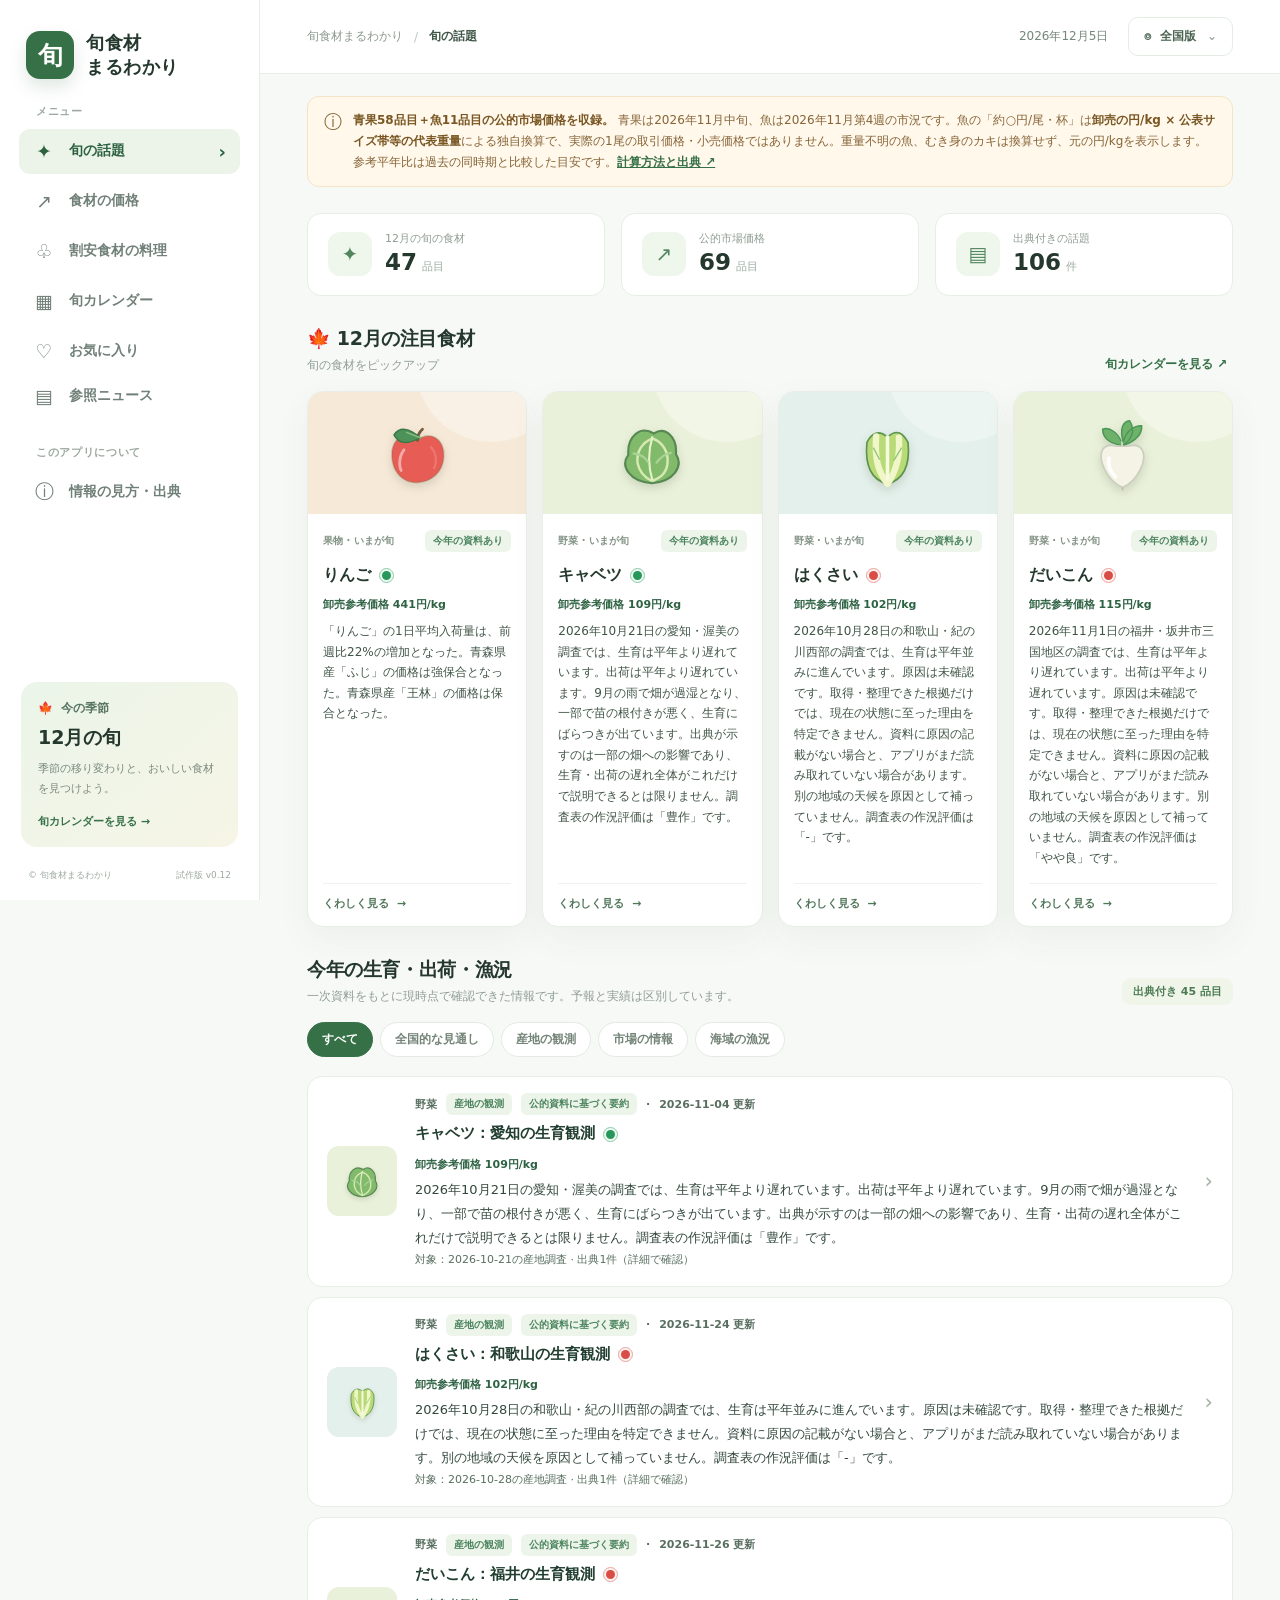
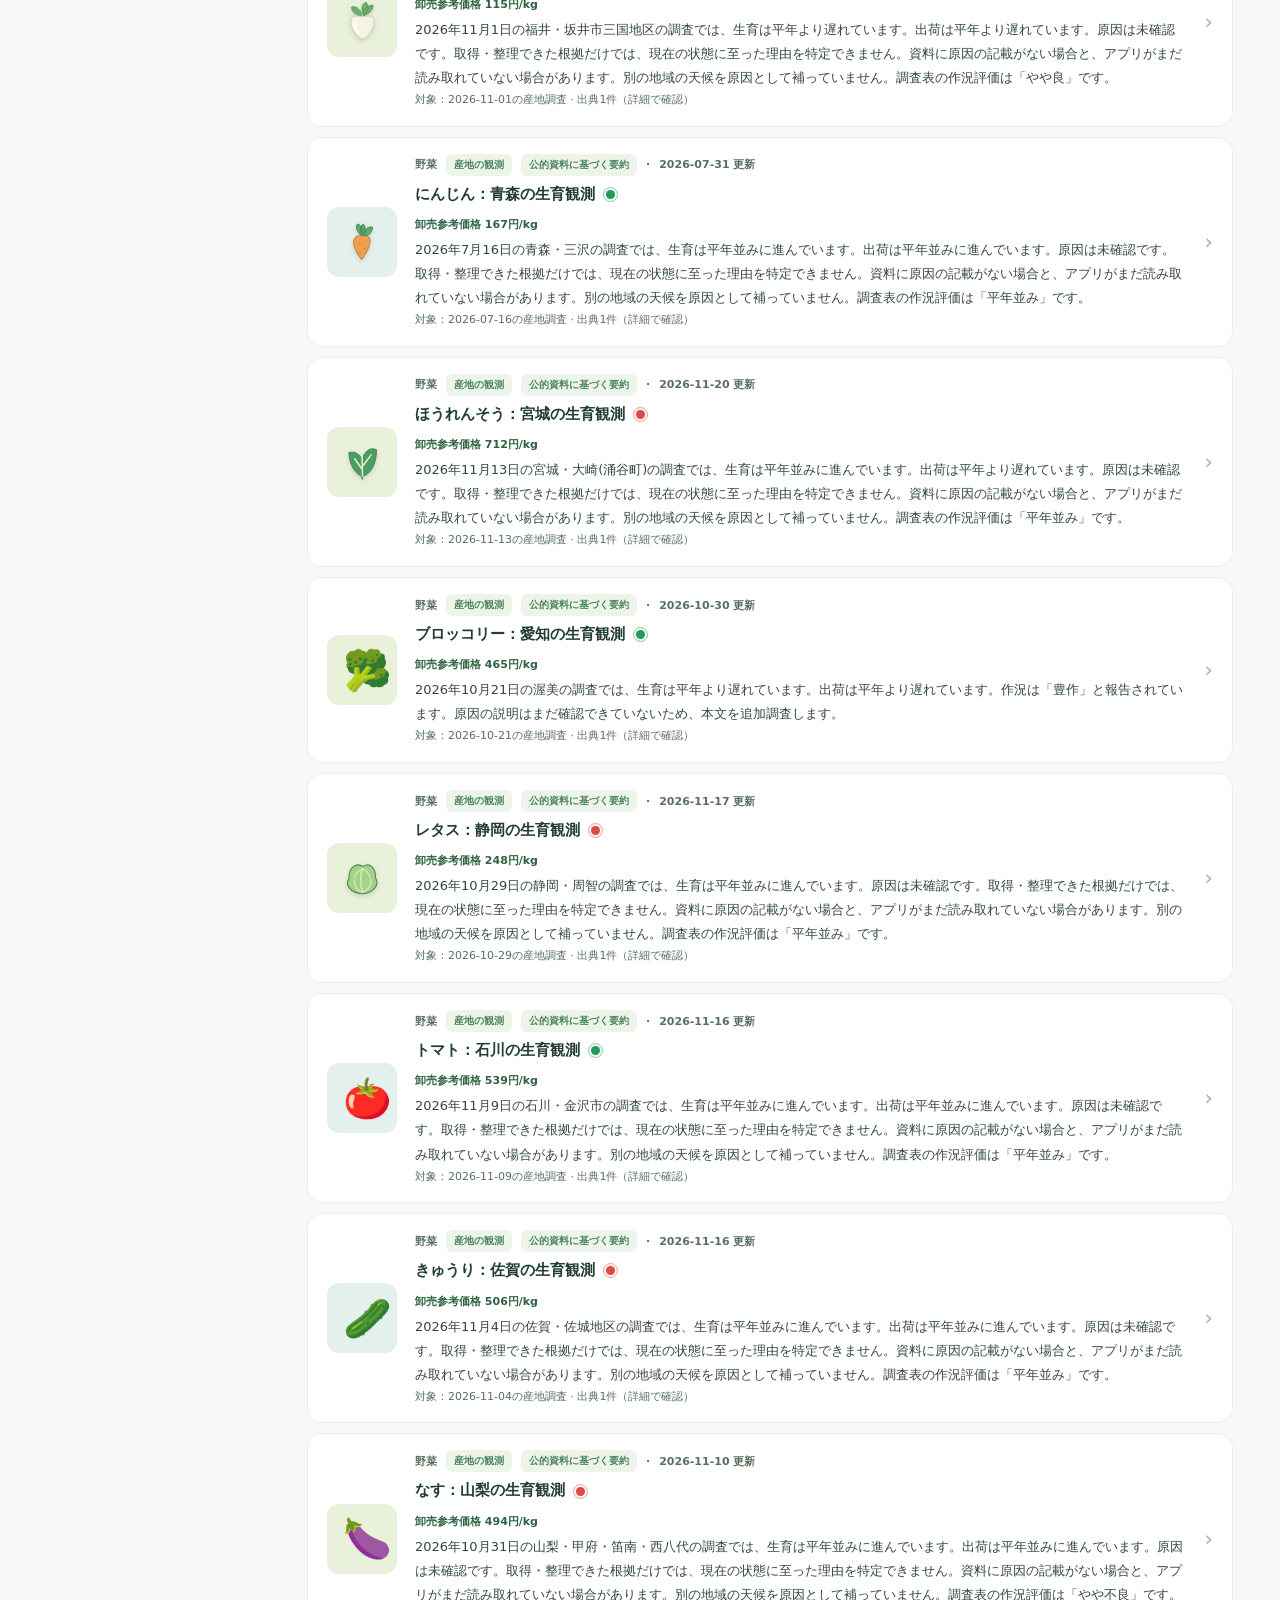
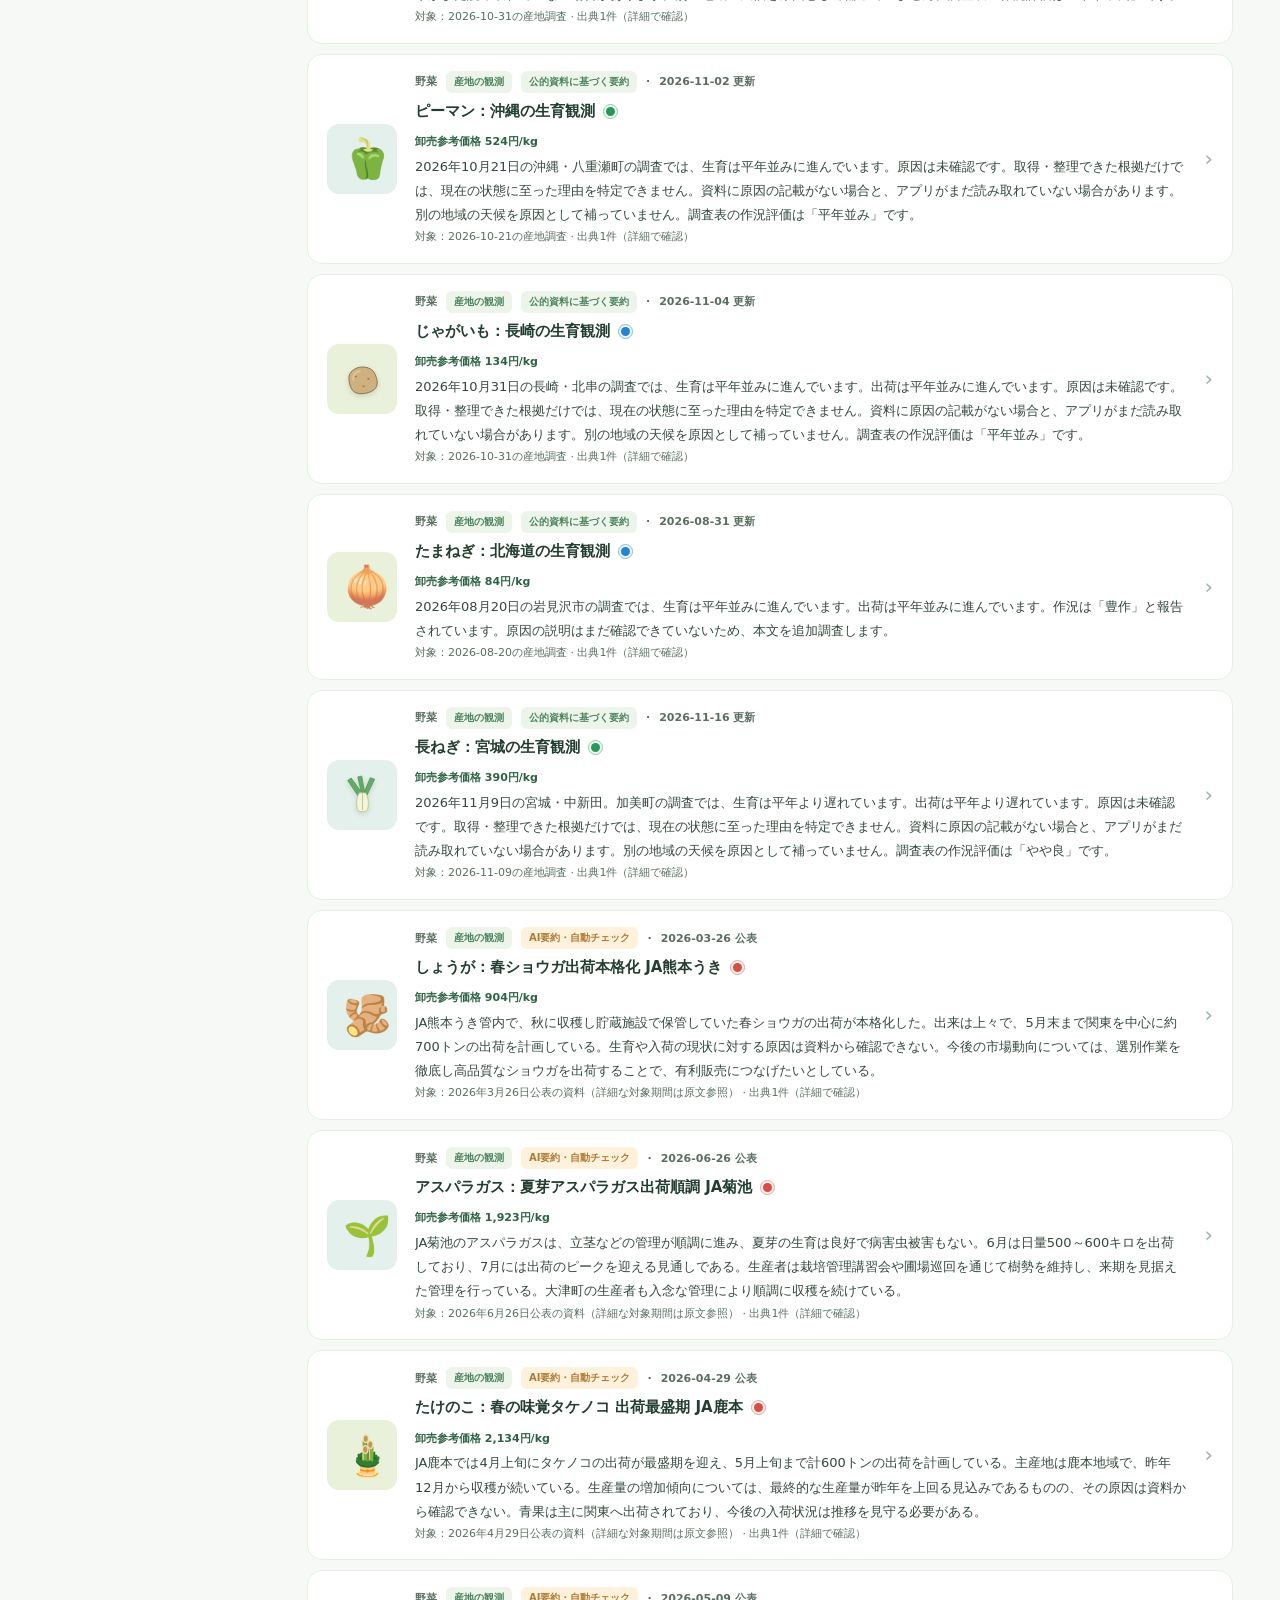
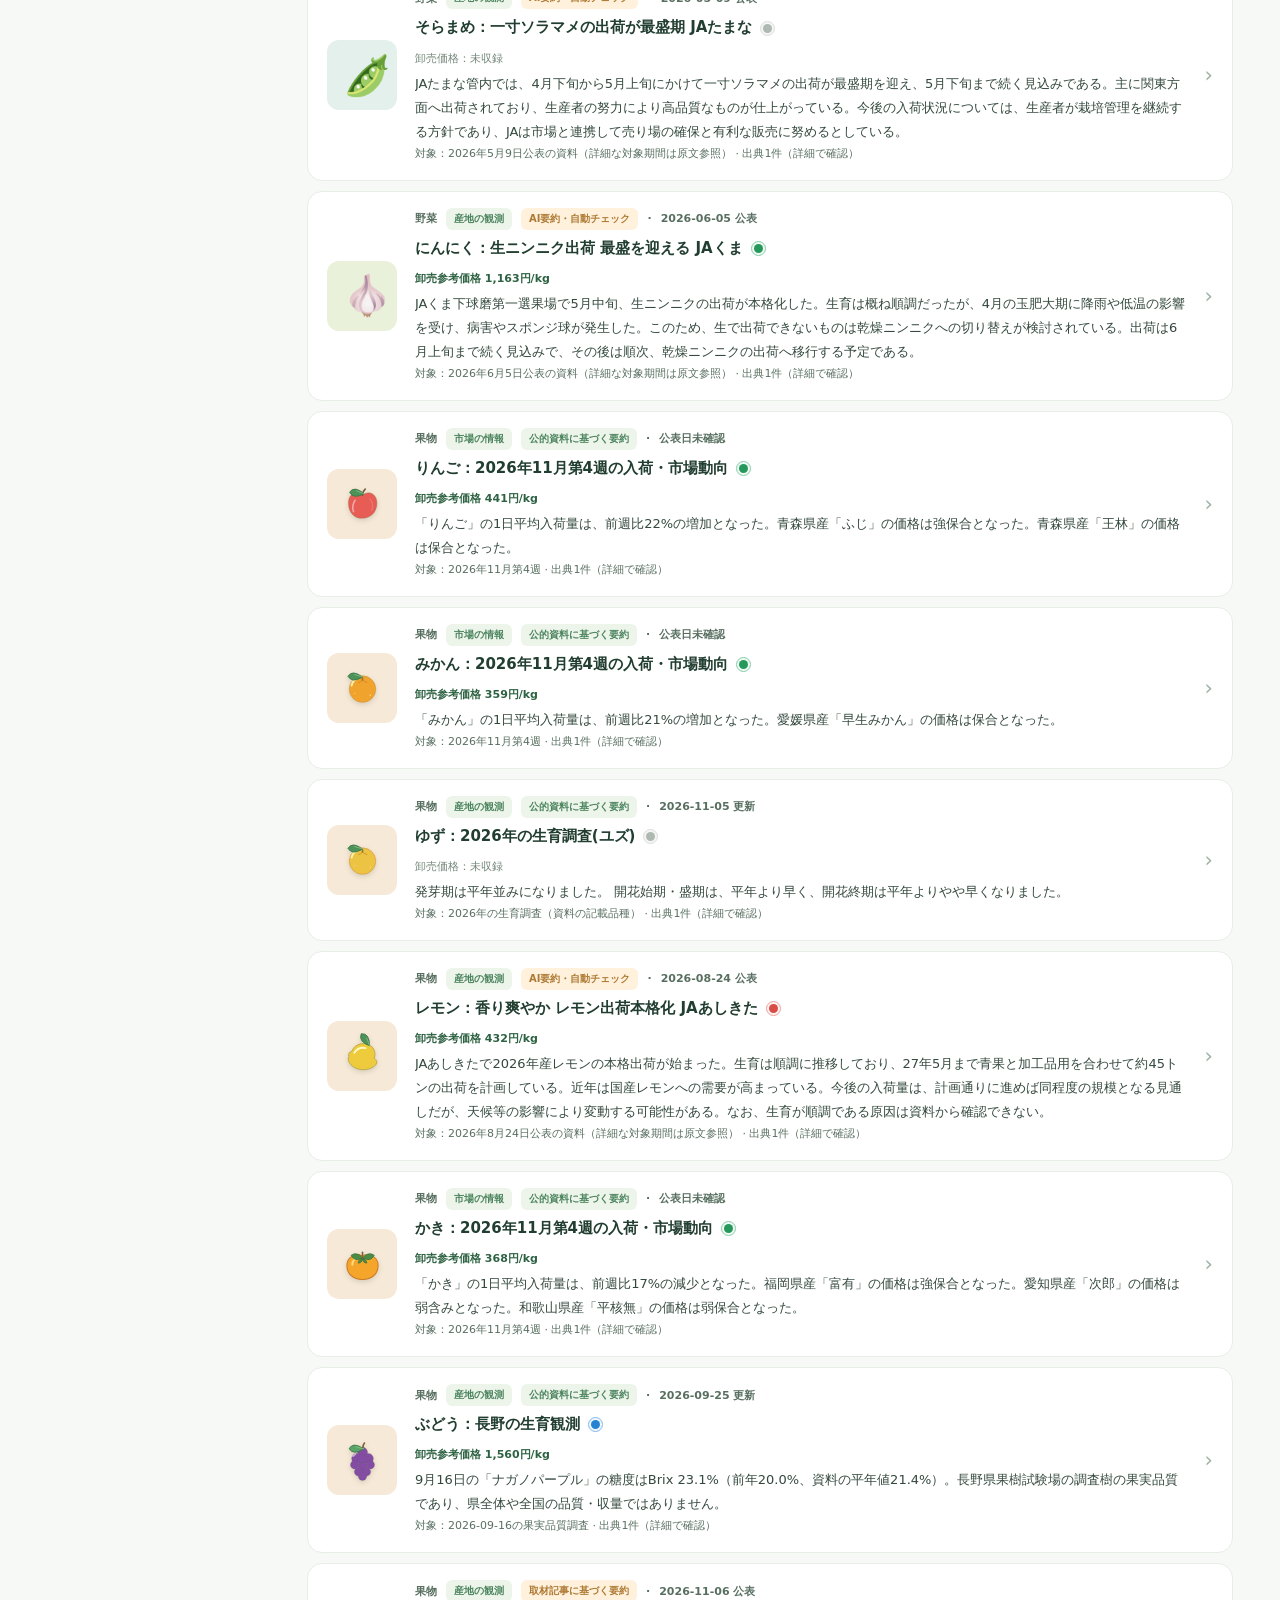
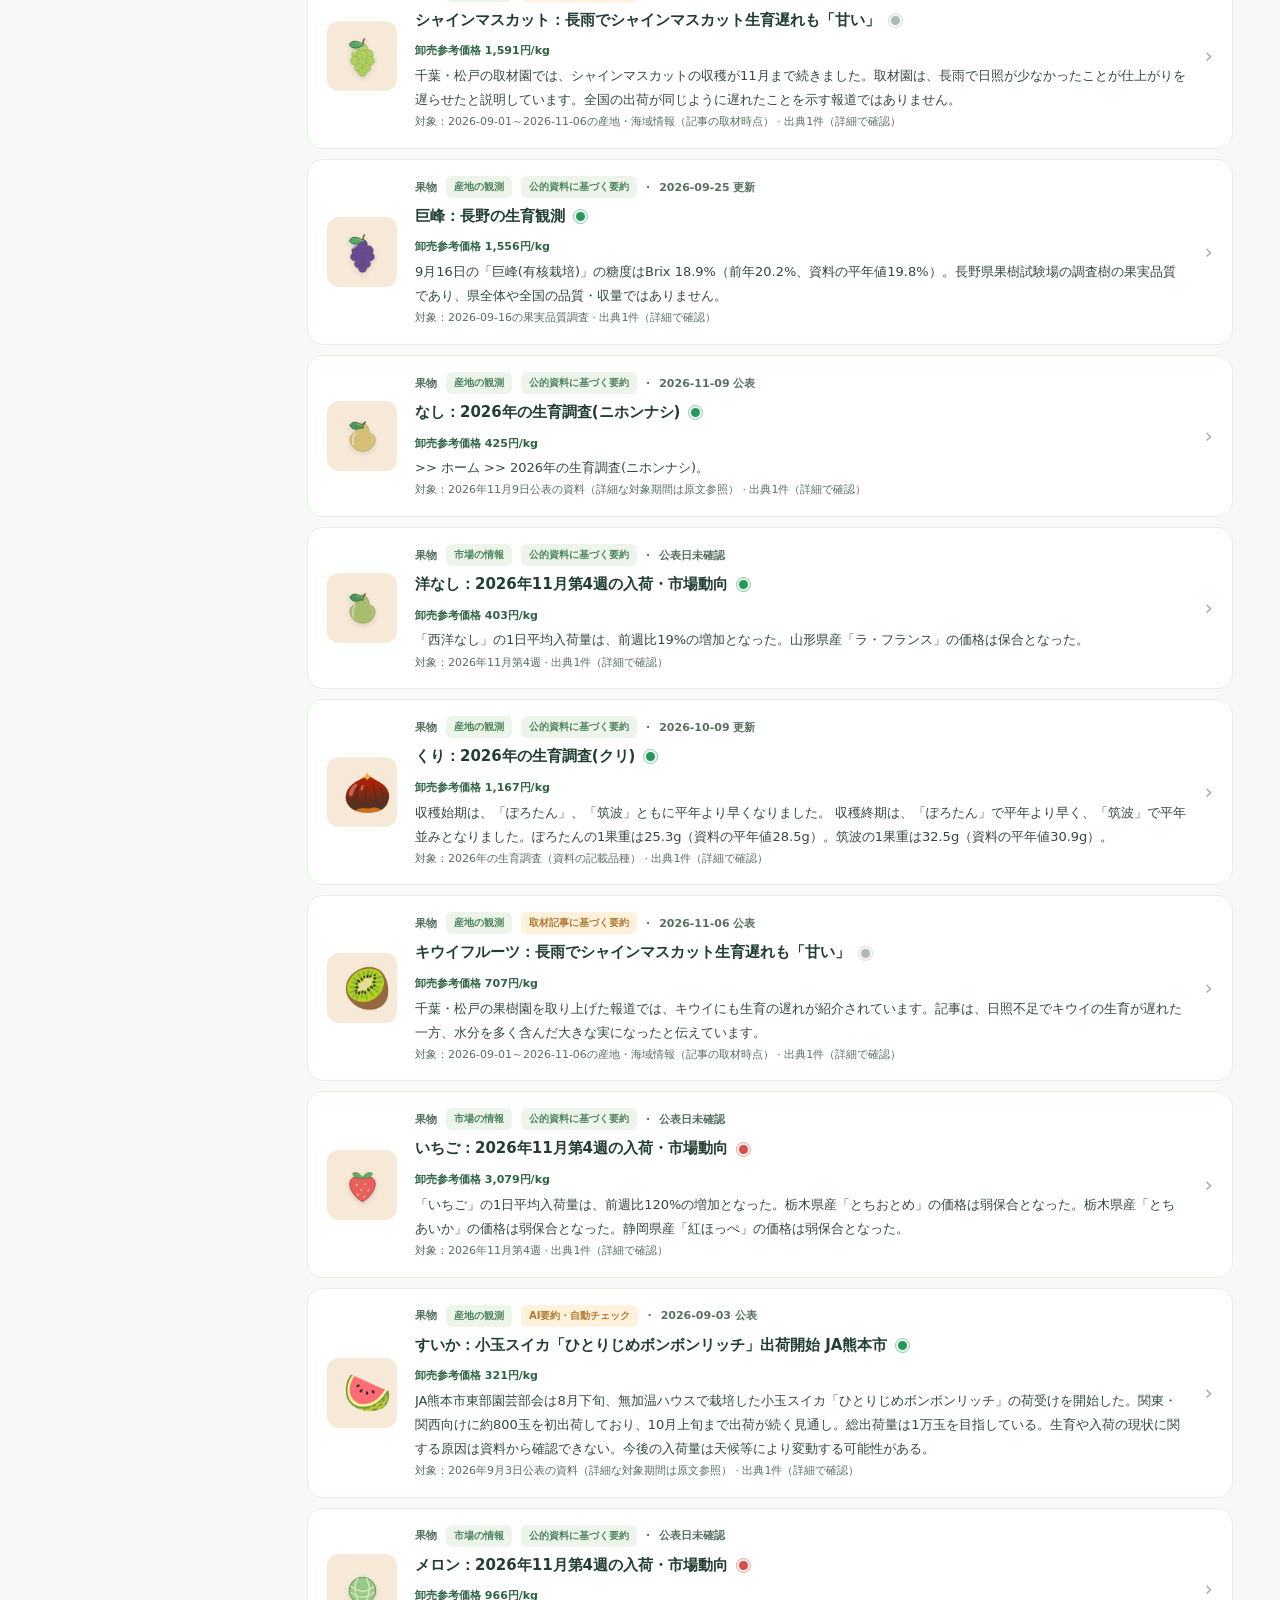
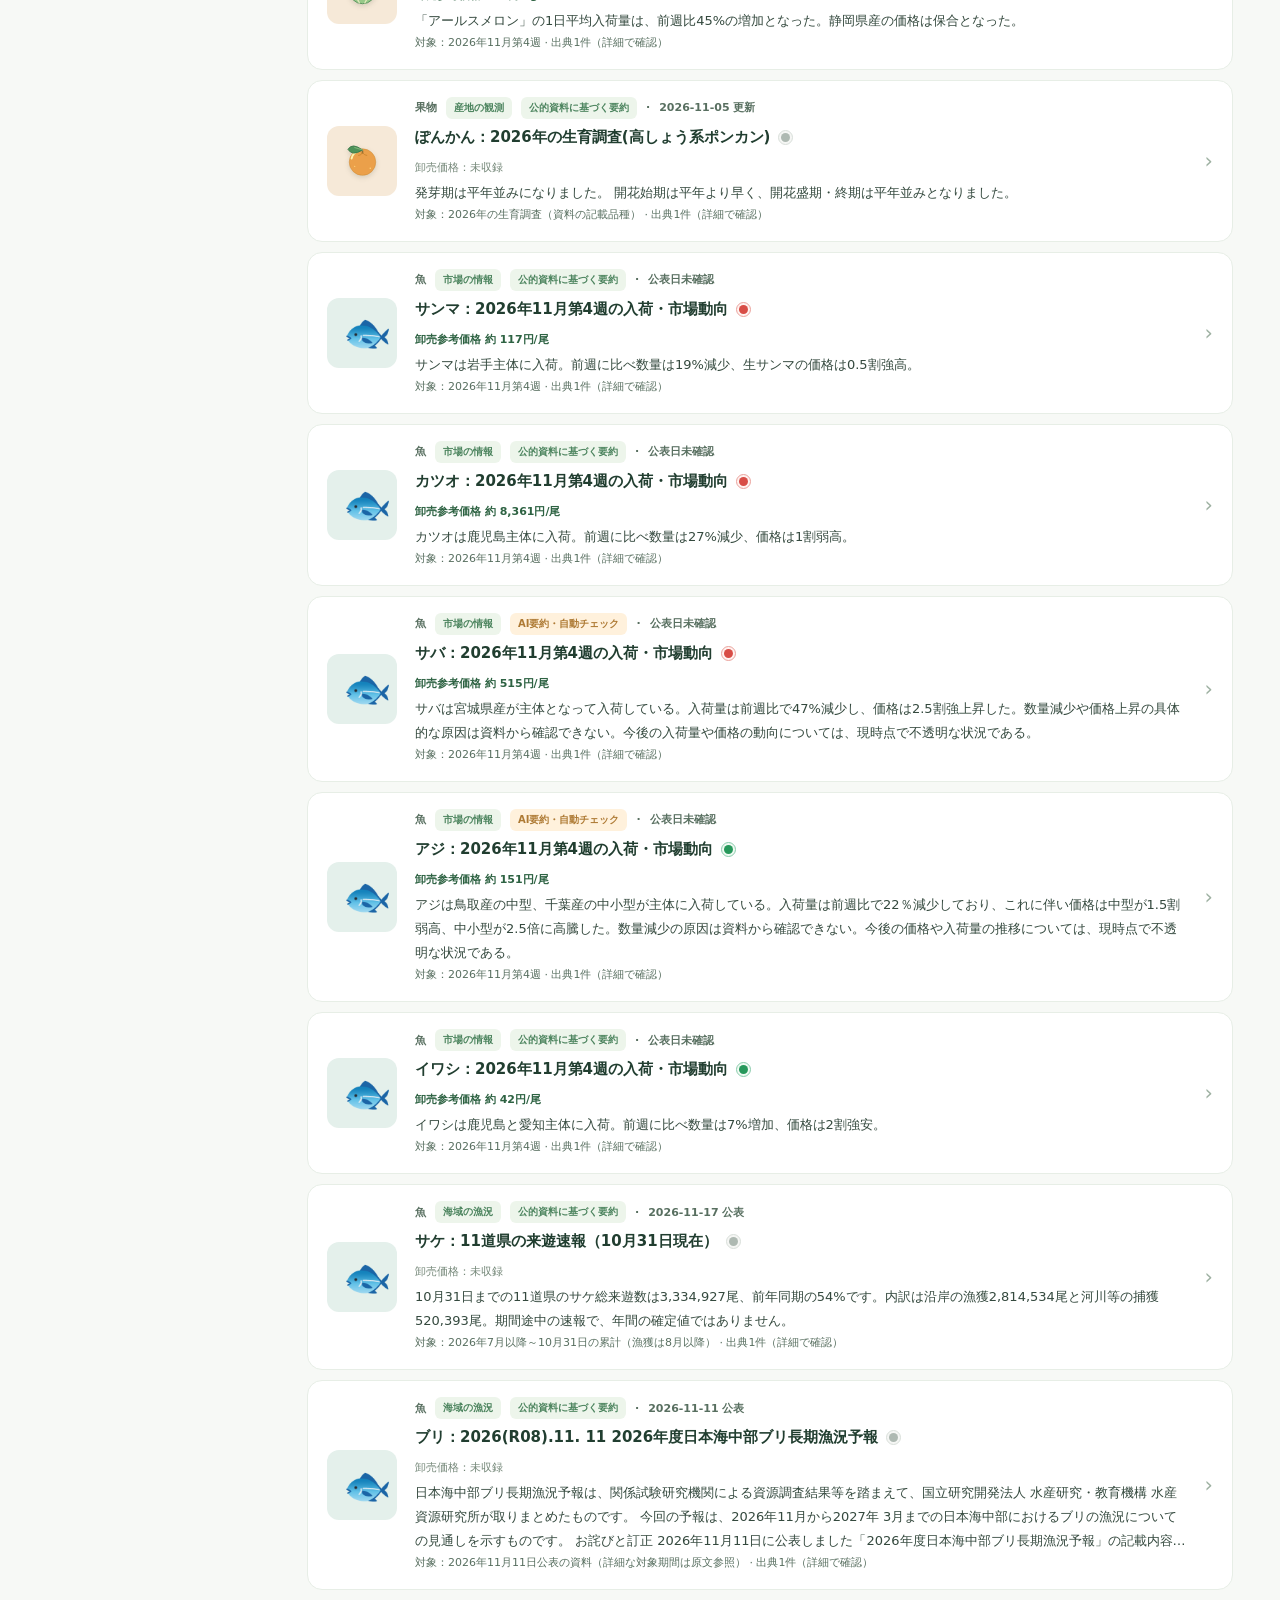
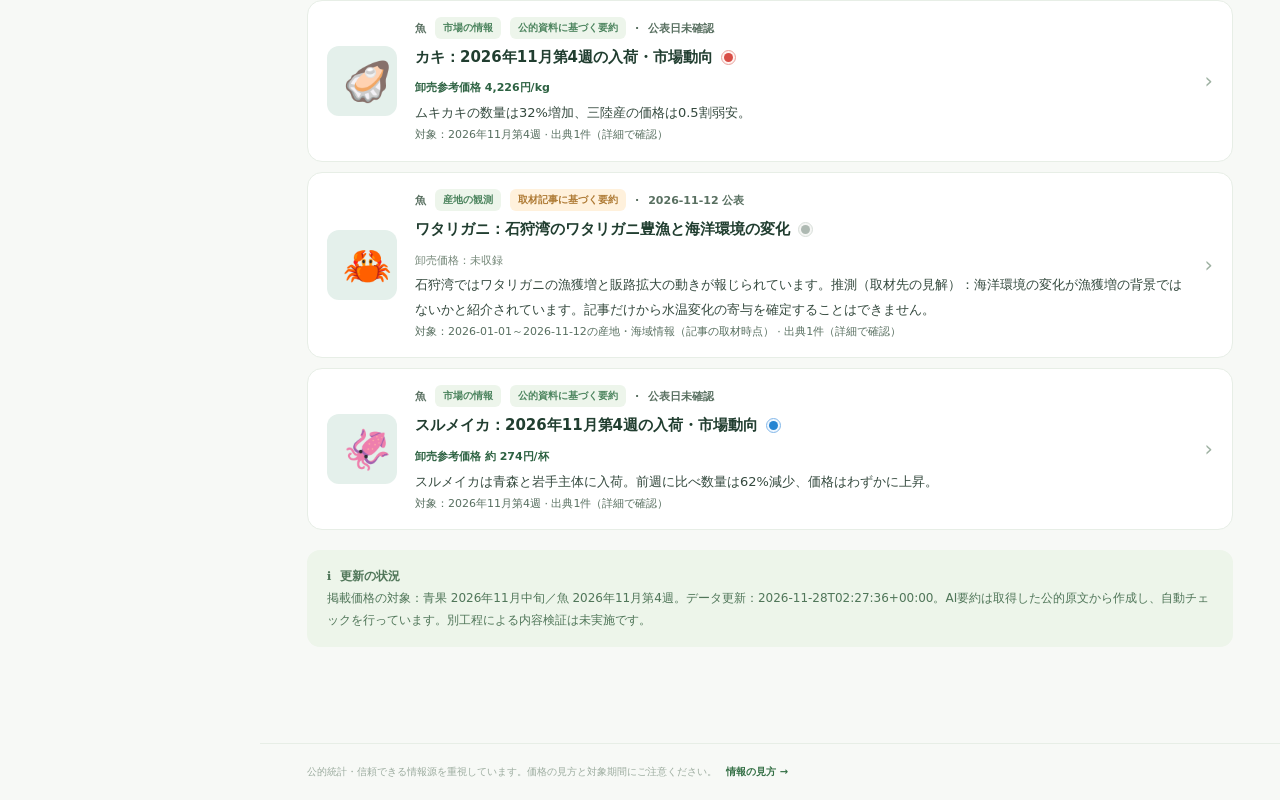
<file: index.html>
<!doctype html><html lang="ja"><head><meta charset="UTF-8"><meta name="viewport" content="width=device-width,initial-scale=1,viewport-fit=cover"><meta name="theme-color" content="#f8faf5"><meta name="description" content="旬の野菜・果物・魚と卸売価格を、出典とともにわかりやすく。旬食材まるわかりの検証用プロトタイプ。"><title>旬食材まるわかり｜旬の話題と食材の価格</title><link rel="icon" href="favicon.svg" type="image/svg+xml"><link rel="stylesheet" href="styles.css"></head><body>
<div class="app-shell"><aside class="sidebar" id="sidebar"><button class="brand" data-page="topics" title="旬の話題へ"><span class="brand-mark">旬</span><span><strong>旬食材<br>まるわかり</strong></span></button>
 <div class="side-caption">メニュー</div><nav class="side-nav" aria-label="メインメニュー"><button class="nav-item active" data-page="topics"><span class="nav-icon">✦</span><span>旬の話題</span><i>›</i></button><button class="nav-item" data-page="prices"><span class="nav-icon">↗</span><span>食材の価格</span><i>›</i></button><button class="nav-item" data-page="recipes"><span class="nav-icon">♧</span><span>割安食材の料理</span><i>›</i></button><button class="nav-item" data-page="calendar"><span class="nav-icon">▦</span><span>旬カレンダー</span><i>›</i></button><button class="nav-item" data-page="favorites"><span class="nav-icon">♡</span><span>お気に入り</span><i>›</i></button></nav>
 <nav class="side-nav"><button class="nav-item" data-page="news"><span class="nav-icon">▤</span><span>参照ニュース</span><i>›</i></button></nav><div class="side-caption side-tools-title">このアプリについて</div><nav class="side-nav"><button class="nav-item" data-page="about"><span class="nav-icon">ⓘ</span><span>情報の見方・出典</span><i>›</i></button></nav>
 <div class="sidebar-bottom"><div class="season-note"><div class="season-note-top">🍁 &nbsp;今の季節</div><div class="season-note-month" id="asideMonth">10月の旬</div><p>季節の移り変わりと、おいしい食材を見つけよう。</p><button id="sideCalendar">旬カレンダーを見る →</button></div><div class="side-footer">© 旬食材まるわかり <span>試作版 v0.12</span></div></div></aside>
 <div class="main-column"><header class="topbar"><button class="mobile-menu" id="mobileMenu" aria-label="メニューを開く">☰</button><div class="breadcrumb"><span>旬食材まるわかり</span><span class="chevron">/</span><b id="breadcrumbPage">旬の話題</b></div><div class="top-actions"><span class="now-badge" id="todayLabel"></span><button class="region-select" id="regionBtn" aria-haspopup="true" aria-expanded="false">⌾ &nbsp;全国版 <span>⌄</span></button><div class="region-pop" id="regionPopover" hidden><button class="selected" data-region="national">✓ 全国版</button><button data-region="ehime">愛媛県版 <small>今後対応</small></button></div></div></header>
 <main class="content" id="content" tabindex="-1"><noscript>アプリの操作にはJavaScriptを有効にしてください。</noscript></main><footer class="site-footer">公的統計・信頼できる情報源を重視しています。価格の見方と対象期間にご注意ください。 <button data-page="about">情報の見方 →</button></footer></div></div>
 <div id="toast" class="toast" role="status" aria-live="polite"></div><div id="overlay" class="overlay" hidden><div class="overlay-backdrop" id="overlayBackdrop"></div><section class="detail-dialog" role="dialog" aria-modal="true" aria-labelledby="detailTitle" id="detailContent"></section></div>
 <script src="data.js"></script><script src="food-art.js"></script><script src="search.js"></script><script src="shopping.js"></script><script src="news.js"></script><script src="app.js"></script></body></html>
</file>
<file: styles.css>
:root{--canvas:#f7f9f6;--paper:#fff;--ink:#25382e;--text:#34483c;--muted:#87968b;--green:#357046;--green2:#2c5e3d;--mint:#eff6ed;--line:#e7eee6;--orange:#e7a848;--shadow:0 12px 35px rgba(35,70,44,.055);--radius:18px}*{box-sizing:border-box}html{scroll-behavior:smooth}body{margin:0;background:var(--canvas);color:var(--ink);font-family:'Noto Sans JP',system-ui,-apple-system,'Yu Gothic',sans-serif;font-size:14px;-webkit-font-smoothing:antialiased}button,input,select{font:inherit}button{cursor:pointer}button:focus-visible,input:focus-visible,select:focus-visible,a:focus-visible{outline:3px solid #92bcb2;outline-offset:3px}a{color:var(--green)}.app-shell{display:flex;min-height:100vh}.sidebar{flex:none;width:260px;background:#fff;position:sticky;top:0;height:100vh;border-right:1px solid var(--line);padding:28px 19px 18px;display:flex;flex-direction:column;z-index:11}.brand{border:0;display:flex;align-items:center;gap:12px;background:transparent;text-align:left;padding:3px 7px 37px;color:var(--ink)}.brand-mark{width:48px;height:48px;border-radius:14px;background:var(--green);color:#fff;display:grid;place-items:center;font-size:25px;font-weight:700;box-shadow:0 8px 17px #27653c26}.brand strong{display:block;font-size:18px;line-height:1.35;letter-spacing:.03em}.brand small{display:block;color:var(--muted);font-weight:500;font-size:10px;margin-top:5px}.side-caption{font-weight:700;font-size:11px;color:#9ca9a0;padding:0 17px;margin:0 0 10px;letter-spacing:.06em}.side-tools-title{margin-top:26px}.side-nav{display:grid;gap:5px}.nav-item{display:flex;align-items:center;text-align:left;gap:14px;width:100%;height:45px;padding:0 14px;border:0;border-radius:11px;background:transparent;color:#718078;font-weight:600}.nav-item.active{background:#ecf4ea;color:#2d6240}.nav-item:hover:not(.active){background:#f4f7f2;color:var(--ink)}.nav-icon{font-size:19px;width:22px;text-align:center;font-weight:400}.nav-item i{margin-left:auto;font-style:normal;font-size:18px;opacity:0}.nav-item.active i{opacity:1}.sidebar-bottom{margin-top:auto}.season-note{border-radius:16px;background:linear-gradient(140deg,#ebf5e9,#f6f5e6);padding:18px 17px;margin:10px 2px 22px}.season-note-top{font-size:12px;color:#587562;font-weight:700}.season-note-month{font-size:19px;font-weight:800;margin:8px 0}.season-note p{font-size:11px;color:#7b8a7e;line-height:1.8;margin:0 0 13px}.season-note button{background:none;border:0;color:var(--green);padding:0;font-size:11px;font-weight:800}.side-footer{display:flex;justify-content:space-between;font-size:9px;color:#9daaa1;padding:0 9px;white-space:nowrap}.main-column{min-width:0;flex:1;display:flex;flex-direction:column}.topbar{background:#fff;border-bottom:1px solid var(--line);height:74px;display:flex;align-items:center;justify-content:space-between;padding:0 47px;position:sticky;top:0;z-index:9}.breadcrumb{display:flex;gap:11px;align-items:center;font-size:12px;color:#8b9a90}.breadcrumb b{color:#3e5546;font-weight:700}.chevron{opacity:.55}.top-actions{display:flex;align-items:center;gap:20px;position:relative}.now-badge{color:#748779;font-size:12px}.region-select{border:1px solid #e4ece3;border-radius:10px;background:#fff;color:#4d6553;padding:10px 15px;font-weight:700;font-size:12px}.region-select span{margin-left:7px;color:#98a59d}.region-pop{position:absolute;right:0;top:47px;width:220px;background:white;border:1px solid var(--line);border-radius:12px;padding:7px;box-shadow:var(--shadow);z-index:20}.region-pop button{width:100%;border:0;background:none;text-align:left;padding:11px 10px;border-radius:7px;display:flex;justify-content:space-between}.region-pop button:hover{background:#eff5ed}.region-pop small{color:var(--muted)}.mobile-menu{display:none;border:0;background:none;color:var(--green);font-size:22px}.content{width:min(1230px,100%);padding:36px 47px 76px;margin:0 auto;flex:1}.page-intro{margin:0 0 23px}.eyebrow{display:inline-flex;gap:6px;align-items:center;color:#65836c;font-weight:800;font-size:12px;letter-spacing:.04em}.page-intro h1{font-size:30px;letter-spacing:-.035em;margin:5px 0 10px}.page-intro p{font-size:13px;color:#829085;margin:0;line-height:1.8}.hero{display:flex;min-height:239px;position:relative;border-radius:21px;overflow:hidden;background:linear-gradient(112deg,#307047 0%,#578d5d 55%,#91ac70 100%);margin-bottom:21px;color:white;padding:36px 37px}.hero:before,.hero:after{position:absolute;content:'';border:1px solid #ffffff2a;border-radius:50%;width:470px;height:470px;right:-70px;top:-190px}.hero:after{width:350px;height:350px;right:17px;top:-128px}.hero-label{display:inline-flex;border-radius:20px;border:1px solid #ffffff60;color:#edf7ef;padding:6px 12px;font-size:11px;font-weight:700;background:#ffffff13}.hero h2{font-size:29px;margin:14px 0 12px;line-height:1.43;letter-spacing:.01em;position:relative;z-index:1}.hero p{margin:0;color:#ecf6e9;font-size:12px;line-height:1.8;max-width:450px;position:relative;z-index:1}.hero-illustration{position:absolute;right:35px;bottom:-27px;font-size:120px;filter:drop-shadow(3px 14px 13px #1f4d2d35);transform:rotate(-9deg);letter-spacing:-14px;user-select:none}.notice{background:#fff8eb;border:1px solid #f3e4c5;border-radius:12px;padding:13px 16px;display:flex;gap:11px;align-items:flex-start;margin:0 0 26px;color:#866437;font-size:12px;line-height:1.75}.notice strong{color:#795622}.notice .notice-icon{font-size:18px;line-height:1.3}.notice a{font-weight:800}.section{margin-top:30px}.section-head{display:flex;align-items:end;justify-content:space-between;gap:10px;margin-bottom:17px}.section-head h2{margin:0;font-size:19px;font-weight:800;letter-spacing:-.02em}.section-head p{margin:5px 0 0;font-size:12px;color:#909e93}.text-link{border:0;background:transparent;color:var(--green);font-size:12px;font-weight:800;white-space:nowrap}.feature-grid{display:grid;grid-template-columns:repeat(4,minmax(0,1fr));gap:15px}.feature-card{position:relative;border:1px solid var(--line);background:white;border-radius:16px;overflow:hidden;text-align:left;padding:0;box-shadow:var(--shadow);transition:transform .16s,box-shadow .16s;min-width:0;color:inherit}.feature-card:hover,.food-row:hover,.topic-row:hover,.calendar-card:hover{transform:translateY(-2px);box-shadow:0 13px 28px #335b4318}.feature-visual{height:122px;display:grid;place-items:center;position:relative;overflow:hidden}.feature-visual .emoji{font-size:71px;filter:drop-shadow(0 8px 10px #00000017);position:relative;z-index:1}.feature-visual:before{content:'';position:absolute;width:150px;height:150px;border-radius:100%;background:#ffffff55;right:-40px;top:-100px}.tone-0{background:#f6e9d8}.tone-1{background:#f4eadb}.tone-2{background:#e9f1da}.tone-3{background:#e4f0eb}.tone-4{background:#f5e8e3}.tone-5{background:#ece8f1}.card-body{padding:15px}.card-line{display:flex;justify-content:space-between;gap:4px;align-items:center}.card-category{font-size:10px;color:#849486;font-weight:700}.badge{display:inline-block;padding:4px 8px;font-size:10px;font-weight:800;border-radius:6px;background:#edf5eb;color:#4c845e;white-space:nowrap}.badge.demo{background:#fff1dc;color:#ae7a34}.badge.low{background:#e6f5ea;color:#25804b}.badge.mid{background:#edf1f4;color:#6d7f8b}.badge.high{background:#fcece9;color:#bc6758}.feature-card h3{font-size:16px;margin:10px 0 6px}.feature-card p{color:#8b988f;line-height:1.65;font-size:11px;margin:0;min-height:35px}.card-foot{margin-top:14px;padding-top:12px;border-top:1px solid #eff2ef;color:#50775a;font-size:11px;font-weight:800}.stat-grid{display:grid;grid-template-columns:repeat(3,1fr);gap:16px}.stat-card{background:#fff;border:1px solid var(--line);border-radius:14px;padding:17px 20px;display:flex;align-items:center;gap:13px}.stat-symbol{width:44px;height:44px;background:#eff6eb;color:#51865e;border-radius:12px;display:grid;place-items:center;font-size:20px}.stat-card small{font-size:11px;color:#909d93;display:block;margin-bottom:2px}.stat-card strong{font-size:23px;line-height:1.3}.stat-card em{font-size:11px;color:#9aaa9f;font-style:normal;margin-left:5px}.topic-list{display:grid;gap:10px}.topic-row{display:flex;align-items:center;gap:18px;width:100%;padding:16px 19px;background:#fff;border:1px solid var(--line);border-radius:15px;text-align:left;color:inherit;transition:.16s}.topic-thumb{border-radius:12px;flex:none;width:70px;height:70px;display:grid;place-items:center;font-size:39px}.topic-body{flex:1;min-width:0}.topic-meta{display:flex;align-items:center;gap:9px;color:#849489;font-size:10px;font-weight:700}.topic-body h3{font-size:15px;margin:5px 0 6px;font-weight:800}.topic-body p{font-size:11px;color:#859287;line-height:1.7;margin:0;display:-webkit-box;-webkit-line-clamp:2;-webkit-box-orient:vertical;overflow:hidden}.row-arrow{font-size:21px;color:#9eb1a2}.toolbar{display:flex;gap:11px;margin-bottom:17px;flex-wrap:wrap}.search-box{height:46px;border:1px solid #e0ebe1;border-radius:10px;background:#fff;display:flex;align-items:center;gap:11px;padding:0 15px;flex:1;min-width:180px;color:#92a196}.search-box input{border:0;outline:0;min-width:0;width:100%;background:transparent;color:var(--text);font-size:12px}.select{border:1px solid #e0ebe1;background:#fff;border-radius:10px;padding:0 14px;height:46px;color:#57715e;font-size:12px;font-weight:700;min-width:125px}.chip-row{display:flex;gap:7px;align-items:center;flex-wrap:wrap;margin:0 0 19px}.chip{border:1px solid #e3eae3;background:#fff;color:#748478;border-radius:30px;padding:8px 14px;font-weight:700;font-size:12px}.chip.active{background:var(--green);border-color:var(--green);color:#fff}.chip:hover:not(.active){background:#f1f5ef}.results-count{margin-left:auto;font-size:12px;color:#91a096}.price-table{width:100%;background:#fff;border:1px solid var(--line);border-radius:15px;overflow:hidden;box-shadow:var(--shadow)}.table-head,.food-row{display:grid;grid-template-columns:2.1fr 1.2fr 1.05fr 1.08fr 1.05fr 34px;gap:10px;align-items:center;padding:14px 19px}.table-head{background:#f2f6ef;color:#839185;font-weight:700;font-size:11px;letter-spacing:.02em}.food-row{border:0;border-top:1px solid #f0f3ef;background:#fff;width:100%;text-align:left;color:inherit;transition:.16s;cursor:pointer}.food-row .food-label{display:flex;align-items:center;gap:12px;min-width:0}.row-food-emoji{height:39px;width:43px;display:grid;place-items:center;font-size:26px;border-radius:10px}.food-label strong{display:block;font-weight:800;font-size:13px}.food-label small{display:block;font-size:10px;color:#98a59b;margin-top:4px}.number{font-size:15px;font-weight:800}.number small{font-size:10px;font-weight:600;color:#99a49c}.ratio-up{color:#bc6655}.ratio-down{color:#2d9460}.muted{color:#87978b}.fav-button{border:0;background:none;font-size:21px;color:#b2c2b7;padding:0;position:relative;z-index:1}.fav-button.on{color:#d09a49}.empty{background:#fff;border-radius:15px;border:1px dashed #cedbce;padding:44px 22px;text-align:center;color:#8b998f}.empty strong{display:block;color:#5a6d5d;margin:8px 0}.empty span{display:block;font-size:13px}.mini-insight{padding:16px 20px;background:#edf5ea;border-radius:13px;margin:20px 0;color:#507659;font-size:12px;line-height:1.8}.month-control{display:flex;align-items:center;justify-content:space-between;background:#fff;border:1px solid var(--line);border-radius:14px;padding:15px 20px;margin-bottom:19px}.month-control button{border:0;background:#edf4ec;border-radius:8px;padding:7px 15px;color:var(--green);font-size:19px}.month-control strong{font-size:20px}.calendar-grid{display:grid;grid-template-columns:repeat(6,minmax(0,1fr));gap:13px}.calendar-card{padding:17px 8px 15px;border:1px solid var(--line);background:white;border-radius:14px;min-height:137px;text-align:center;transition:.16s;color:inherit}.calendar-card .cal-emoji{display:block;font-size:36px;margin:3px 0 10px}.calendar-card strong{display:block;font-size:12px}.calendar-card small{font-size:10px;color:#98a69b;display:block;margin-top:5px}.info-card{background:#fff;border:1px solid var(--line);border-radius:16px;padding:24px 26px;margin:0 0 16px;line-height:1.9;color:#53675a}.info-card h2{margin:0 0 13px;color:var(--ink);font-size:17px}.info-card h3{color:var(--ink);font-size:13px;margin:13px 0 5px}.info-card p{font-size:12px;margin:6px 0}.info-card ul{margin:5px 0;padding-left:20px;font-size:12px}.source-item{display:flex;justify-content:space-between;gap:15px;padding:13px 0;border-bottom:1px solid #eef2ee;align-items:center;font-size:12px}.source-item:last-child{border-bottom:0}.source-item a{font-weight:800;text-decoration:none}.status-pill{border-radius:6px;padding:4px 9px;background:#fff6e7;color:#ae7933;font-size:10px;font-weight:800;white-space:nowrap}.status-pill.ok{background:#eaf5e9;color:#2e8050}.site-footer{padding:20px 47px;border-top:1px solid var(--line);font-size:10px;color:#9cac9f}.site-footer button{border:0;background:transparent;color:var(--green);font-size:10px;font-weight:700}.overlay[hidden],.region-pop[hidden]{display:none}.overlay{position:fixed;inset:0;z-index:30;display:flex;justify-content:flex-end}.overlay-backdrop{position:absolute;inset:0;background:#15271db2;backdrop-filter:blur(2px)}.detail-dialog{position:relative;background:#fdfefd;height:100%;width:min(565px,100%);overflow-y:auto;box-shadow:-10px 0 45px #13281b21}.detail-top{height:210px;position:relative;display:grid;place-items:center}.detail-top .big-emoji{font-size:115px;filter:drop-shadow(0 11px 15px #00000021)}.detail-close{position:absolute;right:20px;top:20px;width:38px;height:38px;border-radius:50%;border:1px solid #e1e9de;background:#ffffffd9;color:var(--green);font-size:22px;z-index:1}.detail-inner{padding:25px 32px 55px}.detail-title-line{display:flex;justify-content:space-between;gap:10px;align-items:center}.detail-inner h2{margin:7px 0 4px;font-size:29px}.detail-inner h3{font-size:17px;margin:30px 0 12px}.detail-sub{font-size:12px;color:#879a89;line-height:1.7}.detail-summary{font-size:13px;color:#53675b;line-height:2}.detail-stats{display:grid;grid-template-columns:repeat(2,1fr);gap:10px;margin:22px 0}.detail-stat{border:1px solid #e7eee5;background:#fff;border-radius:11px;padding:15px}.detail-stat small{display:block;color:#8b9e90;font-size:10px;margin-bottom:6px}.detail-stat strong{font-size:21px}.detail-stat em{font-style:normal;font-size:10px;color:#9cad9e}.chart-wrap{background:#fff;border:1px solid #e9eee7;border-radius:13px;padding:17px 17px 5px}.chart-head{display:flex;justify-content:space-between;font-size:11px;color:#8b9b8e}.chart-head b{color:#455f4c}.chart-svg{width:100%;height:160px}.source-links{border-top:1px solid var(--line);margin-top:20px;padding-top:15px;display:grid;gap:9px;font-size:12px}.source-links a{display:block;text-decoration:none}.fav-detail{border:1px solid #d7e7d7;background:#fff;border-radius:10px;padding:10px 13px;color:var(--green);font-weight:800;font-size:12px}.toast{position:fixed;left:50%;bottom:28px;transform:translate(-50%,12px);z-index:50;opacity:0;pointer-events:none;transition:.25s;background:#2b5137;color:white;border-radius:50px;padding:11px 18px;font-size:12px;box-shadow:0 10px 28px #17352133;text-align:center}.toast.show{opacity:1;transform:translate(-50%,0)}.small-note{font-size:11px;color:#849687;line-height:1.8}.loading-box{text-align:center;padding:45px;color:#607866}.highlight-tag{display:inline-flex;align-items:center;background:#eff5e9;padding:6px 11px;border-radius:9px;font-size:11px;color:#4c7b53;font-weight:800}.secondary-button{padding:10px 15px;border:1px solid #cfe0cf;border-radius:9px;color:#3b7149;background:white;font-size:12px;font-weight:800}.mobile-shade{display:none}
@media(max-width:1190px){.sidebar{width:225px}.content{padding:30px 27px 65px}.topbar{padding:0 27px}.site-footer{padding:18px 27px}.feature-grid{gap:10px}.calendar-grid{grid-template-columns:repeat(5,1fr)}}@media(max-width:920px){.sidebar{width:208px;padding:23px 12px}.feature-grid{grid-template-columns:repeat(2,1fr)}.calendar-grid{grid-template-columns:repeat(4,1fr)}.stat-card{padding:13px}.stat-symbol{width:36px;height:36px}.table-head,.food-row{grid-template-columns:1.6fr 1fr 1fr 1fr 33px}.table-head>:nth-child(4),.food-row>:nth-child(4){display:none}}@media(max-width:720px){.sidebar{position:fixed;left:0;top:0;height:100dvh;width:260px;transform:translateX(-105%);transition:transform .22s;box-shadow:10px 0 35px #172e231a}.sidebar.open{transform:translateX(0)}.mobile-shade.show{display:block;position:fixed;inset:0;background:#1a2d2288;z-index:10}.mobile-menu{display:block}.topbar{height:62px;padding:0 16px;gap:12px}.breadcrumb{margin-right:auto;font-size:11px;gap:6px}.breadcrumb>span:first-child{display:none}.breadcrumb>.chevron{display:none}.top-actions{gap:8px}.now-badge{display:none}.region-select{padding:9px 11px;font-size:11px}.content{padding:22px 16px 58px}.page-intro h1{font-size:24px}.hero{min-height:218px;padding:26px 21px}.hero h2{font-size:23px}.hero p{max-width:66%;font-size:11px}.hero-illustration{right:9px;bottom:6px;font-size:83px;letter-spacing:-12px}.feature-grid{gap:11px}.feature-visual{height:110px}.feature-visual .emoji{font-size:58px}.stat-grid{gap:7px}.stat-card{gap:8px;padding:12px 9px}.stat-symbol{display:none}.stat-card strong{font-size:20px}.stat-card em{display:none}.stat-card small{font-size:9px}.section-head h2{font-size:17px}.topic-row{padding:12px;gap:11px}.topic-thumb{width:57px;height:60px;font-size:32px}.topic-body h3{font-size:13px}.topic-body p{font-size:10px}.table-head,.food-row{padding:12px 10px;grid-template-columns:1.3fr 1fr .9fr 26px;gap:4px}.table-head>:nth-child(4),.food-row>:nth-child(4),.table-head>:nth-child(5),.food-row>:nth-child(5){display:none}.row-food-emoji{width:33px;height:34px;font-size:23px}.food-row .food-label{gap:5px}.food-label strong{font-size:11px}.number{font-size:12px}.number small{font-size:9px}.badge{font-size:9px;padding:4px 6px}.calendar-grid{grid-template-columns:repeat(3,1fr);gap:9px}.calendar-card{min-height:114px;padding:10px 7px}.calendar-card .cal-emoji{font-size:29px}.info-card{padding:18px 16px}.detail-inner{padding:22px 19px 44px}.detail-top{height:180px}.detail-inner h2{font-size:25px}.source-item{align-items:flex-start;flex-direction:column}.site-footer{padding:16px}.results-count{margin-left:0;width:100%}.toolbar .search-box{flex-basis:100%}}

/* v0.2 : compact homepage, clean brand, illustrated food diversity */
.brand{padding-bottom:24px}
.content{padding-top:22px}
.section:first-child{margin-top:6px}
.stat-grid{margin-top:0}
.feature-visual .emoji,.topic-thumb,.row-food-emoji,.cal-emoji,.big-emoji{line-height:1}
.food-art,.food-emoji{display:inline-grid;place-items:center;width:1em;height:1em;vertical-align:middle;line-height:1}
.food-art svg{display:block;width:100%;height:100%;overflow:visible;filter:drop-shadow(0 .065em .07em rgba(51,58,34,.16))}
/* Avoid double shadows in image slots. */
.feature-visual .emoji,.detail-top .big-emoji{filter:none}
@media(max-width:720px){.content{padding-top:15px}.brand{padding-bottom:20px}}

/* v0.4: increased contrast for story readability and compact price condition markers */
.topic-body h3{font-size:15px;color:#213e30;line-height:1.55}
.topic-body p{font-size:13px;color:#34493e;line-height:1.85;-webkit-line-clamp:3}
.topic-body .small-note,.topic-body .topic-meta{color:#586f60;font-size:11px}
.feature-card p{color:#405547;font-size:12px;line-height:1.72}
.detail-summary{font-size:14px;color:#2d4636;line-height:1.95}
.topic-title-line,.food-name-line{display:flex;align-items:center;flex-wrap:wrap;column-gap:8px;row-gap:5px}
.topic-title-line h3,.food-name-line h3{margin:0}
.topic-title-line{margin:7px 0 9px}
.food-name-line{margin:9px 0 6px}
.food-name-line h3{margin:0}
/* Color-only price state: accessible label and tooltip retained. */
.price-indicator{vertical-align:middle;flex-shrink:0;display:inline-flex;align-items:center;justify-content:center;width:15px;height:15px;padding:0;border-radius:50%;background:transparent;border:1px solid #d9e0da;font-size:0;line-height:0}
.price-indicator i{display:block;width:9px;height:9px;border-radius:50%;background:#aeb9b2}
.price-indicator.low{background:#eff7ff;border-color:#84b8e9}
.price-indicator.low i{background:#2584d2}
.price-indicator.mid{background:#effaf2;border-color:#8acbac}
.price-indicator.mid i{background:#27985b}
.price-indicator.high{background:#fff2f0;border-color:#eaa39d}
.price-indicator.high i{background:#d84d46}
.price-indicator.demo{background:#f5f6f4;border-color:#d9dfda}
.badge.low{background:#eaf4ff;color:#1b5f9a}
.badge.mid{background:#edf8ee;color:#266941}
.badge.high{background:#fff0ed;color:#a63832}
.feature-card .price-indicator{font-size:9px}
.calendar-card .price-indicator{margin-top:5px;font-size:9px}
.food-label .price-indicator{font-size:9px;padding:3px 5px}
.topic-row .price-indicator{flex-shrink:0}
.chart-wrap{margin:14px 0}
.chart-head{align-items:center;gap:8px;flex-wrap:wrap}
.chart-head b{font-size:12px}
.chart-head span{color:#526859}
.chart-svg{height:185px}
.legend-note{background:#eff5f0;border:1px solid #d6e6d8;border-radius:12px;padding:12px 15px;font-size:12px;color:#3b5846;line-height:1.9;margin:15px 0}
.legend-row{display:flex;gap:9px;align-items:center;flex-wrap:wrap}
@media(max-width:720px){.topic-body p{font-size:12px;line-height:1.8;-webkit-line-clamp:4}.topic-body h3{font-size:14px}.topic-title-line{align-items:flex-start}.topic-row .price-indicator{font-size:9px}.food-label .food-name-line{gap:3px}}
.comparison-grid{display:grid;grid-template-columns:repeat(5,minmax(0,1fr));gap:7px;margin:13px 0}
.comparison-grid a{display:flex;flex-direction:column;text-decoration:none;border:1px solid #dde9df;padding:9px 6px;border-radius:9px;background:#f8fbf8;min-width:0;gap:5px;align-items:center}
.comparison-grid a:hover{background:#eaf6ec}
.comparison-grid small{font-size:10px;color:#568062;white-space:nowrap}
.comparison-grid strong{font-size:12px;color:#263e2c;white-space:nowrap}
@media(max-width:720px){
 .table-head,.food-row{grid-template-columns:minmax(0,1.8fr) minmax(0,.86fr) minmax(0,.85fr) 25px;gap:5px}
 .table-head>:nth-child(3),.food-row>:nth-child(3),.table-head>:nth-child(5),.food-row>:nth-child(5){display:none}
 .table-head>:nth-child(4),.food-row>:nth-child(4){display:block}
 .food-row>:nth-child(4) small{display:block;font-size:9px;font-weight:500;color:#63856d}
 .food-row .food-name-line .price-indicator{font-size:8px}
 .comparison-grid{grid-template-columns:repeat(3,minmax(0,1fr))}
}

/* v0.6: fixed card alignment independent of title/summary lengths. */
.feature-grid{align-items:stretch}
.feature-card{display:flex;flex-direction:column;align-self:stretch;height:100%;}
.feature-visual{height:122px;min-height:122px;flex:0 0 122px;width:100%;}
.card-body{display:flex;flex-direction:column;flex:1 1 auto;min-height:0;}
.card-line{min-height:25px;}
.feature-card .food-name-line{min-height:28px;margin:8px 0 7px;}
.feature-card p{margin:0;flex:1 1 auto;min-height:0;}
.feature-card .card-foot{margin-top:15px;}
.food-row .number .kg-fallback{display:block;font-size:10px;font-weight:500;color:#657d6b;line-height:1.5;white-space:normal}
.food-row .number .weight-missing{color:#7d8d82;font-size:12px}
.fish-weight-panel{margin:15px 0 9px;padding:15px;border:1px solid #d9e8dc;background:#f5faf5;border-radius:12px;font-size:12px;color:#405d49;line-height:1.75}
.fish-weight-panel>strong{display:block;color:#274d35;margin-bottom:6px}
.fish-weight-panel p{margin:6px 0;font-size:11px}
.weight-controls{display:flex;align-items:center;flex-wrap:wrap;gap:9px;margin:11px 0}
.weight-controls label{font-weight:700}
.weight-controls input{width:104px;height:35px;border:1px solid #c9decf;background:white;border-radius:7px;padding:5px 8px;font:inherit}
.weight-controls button{padding:8px 11px;border-radius:8px;border:0;background:#387749;color:white;font-weight:700;font-size:11px}
@media(max-width:720px){.feature-visual{height:110px;min-height:110px;flex-basis:110px}.feature-card .card-body{padding:12px}.card-line{align-items:flex-start}.food-row .number .kg-fallback{font-size:9px}.weight-controls label{width:100%}}

/* v0.7: topic cards show observed market prices, not only classification dots. */
.preview-price{display:inline-block;color:#2d6242;font-size:11px;line-height:1.45;margin:0 0 7px}
.preview-price b{font-weight:800}
.preview-price.muted{color:#748778}
.preview-price .old-price{font-size:10px;background:#fff3e3;color:#956627;padding:2px 5px;border-radius:4px}
.feature-card .preview-price{min-height:17px;margin-bottom:7px}
.topic-body .preview-price{margin-bottom:5px}
.update-warning{border:1px solid #ebbf85;background:#fff4e6;color:#754a22;border-radius:11px;padding:11px 14px;margin:0 0 13px;font-size:12px;font-weight:600;line-height:1.65}

.history-switch{display:flex;gap:8px;margin:12px 0}.history-switch button{border:1px solid #d2e3d6;border-radius:8px;background:#fff;padding:8px 14px;color:#34563f;cursor:pointer;font:inherit;font-size:13px}.history-switch button[aria-pressed="true"]{background:#e8f3eb;border-color:#318452;font-weight:700}
.history-legend{display:flex;flex-wrap:wrap;gap:6px 14px;font-size:12px;margin:4px 0 10px}.history-table-wrap{max-height:300px;overflow:auto;margin-top:10px}.history-table{width:100%;font-size:12px;border-collapse:collapse}.history-table th,.history-table td{text-align:left;padding:7px;border-bottom:1px solid #e2ece3}.history-table th{position:sticky;top:0;background:#f4f8f4}.history-table a{white-space:nowrap}.topic-context{display:flex;gap:7px;flex-wrap:wrap;margin:12px 0;font-size:12px;color:#4a6151}.topic-context span{background:#f0f6f1;border-radius:5px;padding:5px 8px}.topic-evidence{font-size:13px;line-height:1.85;background:#f6f9f6;border-radius:10px;padding:12px 15px;margin:12px 0}.topic-evidence summary{cursor:pointer;font-weight:600}.topic-evidence p{white-space:pre-line}.topic-evidence strong{display:block;margin-top:12px}.chart-wrap{min-width:0}.chart-head{gap:10px;flex-wrap:wrap}

.related-reports{margin:20px 0}.related-reports h4{font-size:15px}.related-report{border:1px solid #dce8df;border-radius:10px;padding:12px;margin:9px 0;font-size:13px;line-height:1.85}.related-report>summary{cursor:pointer;font-weight:700;color:#315f43}.related-report .topic-evidence{background:#f6f9f6}

/* Retail references and the recipe view follow the existing white/green layout. */
.price-mode-tabs,.topic-scope-tabs{flex-wrap:wrap}
.retail-region-control{display:flex;align-items:center;gap:10px;flex-wrap:wrap;font-size:13px;min-width:0}
.retail-region-control select{max-width:100%;min-width:160px}
.retail-panel{margin:22px 0;padding:20px}
.retail-panel h3{margin-top:0}
.retail-observation{padding:16px 0;border-top:1px solid var(--border,#e6ebdf)}
.retail-observation p{margin:7px 0;overflow-wrap:anywhere}
.retail-price strong{font-size:26px;color:#315a31}
.retail-row-value{margin-left:auto;text-align:right;display:flex;flex-direction:column;gap:5px;min-width:0}
.retail-row-value small{font-size:11px;color:#64715d;font-weight:400}
.retail-food-row{width:100%;background:white;border:0;border-bottom:1px solid #e6ebdf;text-align:left;font:inherit;cursor:pointer}
.recipe-grid{display:grid;grid-template-columns:repeat(2,minmax(0,1fr));gap:16px}
.recipe-card{padding:22px;margin:0}
.recipe-card h2{font-size:19px;line-height:1.6;margin:8px 0}
.recipe-card p{font-size:13px;line-height:1.7}
.recipe-open{background:#edf4e8;border:1px solid #ceddc7;color:#315a31;padding:10px 14px;border-radius:10px;font:inherit;font-size:13px;cursor:pointer}
.recipe-detail{padding-top:48px}
.recipe-close{position:absolute;right:16px;top:14px}
.recipe-ingredients li,.recipe-steps li{margin:12px 0;line-height:1.8}
.recipe-quick{font-size:13px;display:flex;align-items:center;gap:7px}
.empty-inline{font-size:13px;line-height:1.8;color:#687361}
.source-plan{margin:16px 0;overflow-wrap:anywhere}
@media(max-width:640px){.recipe-grid{grid-template-columns:1fr}.retail-panel{padding:16px}.retail-food-row{padding-left:12px;padding-right:12px;gap:8px}.retail-food-row .food-label{min-width:0}.retail-row-value strong{font-size:15px}.retail-row-value small{max-width:145px}.retail-region-control{width:100%}.retail-region-control select{flex:1}.recipe-ingredients,.recipe-steps{padding-left:22px}}
/* News provenance uses the same cards and green accents as the food views. */
.news-grid{display:grid;grid-template-columns:repeat(2,minmax(0,1fr));gap:18px}
.news-card{padding:22px;margin:0;min-width:0;overflow-wrap:anywhere}
.news-card h2{font-size:18px;line-height:1.65;margin:10px 0}
.news-card h2 a{color:#315a31;text-decoration:none}
.news-card h2 a:hover{text-decoration:underline}
.news-byline{font-size:12px;color:#65735f;margin:0}
.news-uses{border-top:1px solid #e6ebdf;padding-top:12px;margin-top:15px}
.news-uses>strong{font-size:13px}.news-uses>div{margin-top:10px}
.news-uses p{margin:6px 0}.news-review{font-size:13px;line-height:1.8;margin-top:15px}
.news-review summary{cursor:pointer;color:#315a31}.news-review ul{padding-left:20px}
.news-toolbar{flex-wrap:wrap}.news-toolbar .search-box{flex:1;min-width:180px}
.news-toolbar .select{max-width:100%}.topic-cause h4{margin:0 0 8px}
@media(max-width:680px){.news-grid{grid-template-columns:1fr}.news-card{padding:18px}.news-card h2{font-size:17px}.news-toolbar .search-box{flex-basis:100%;min-width:0}}
</file>
